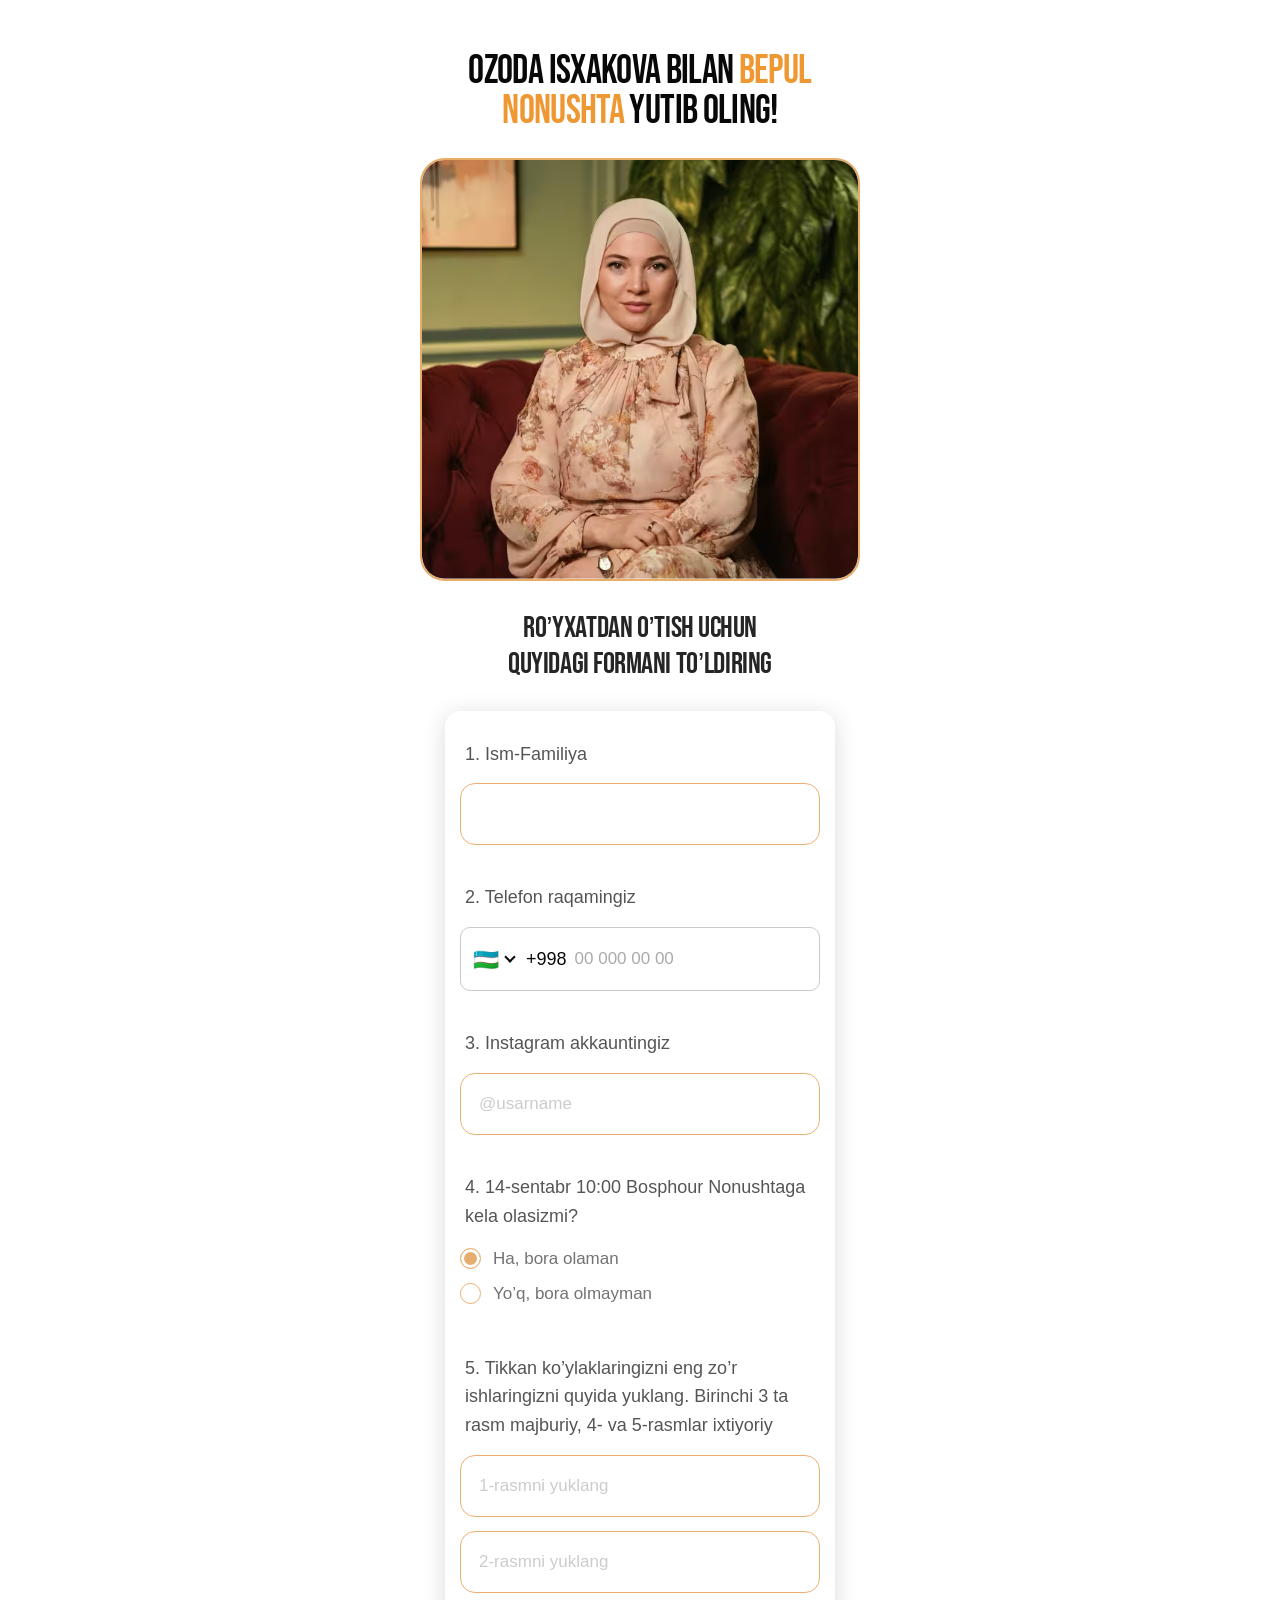
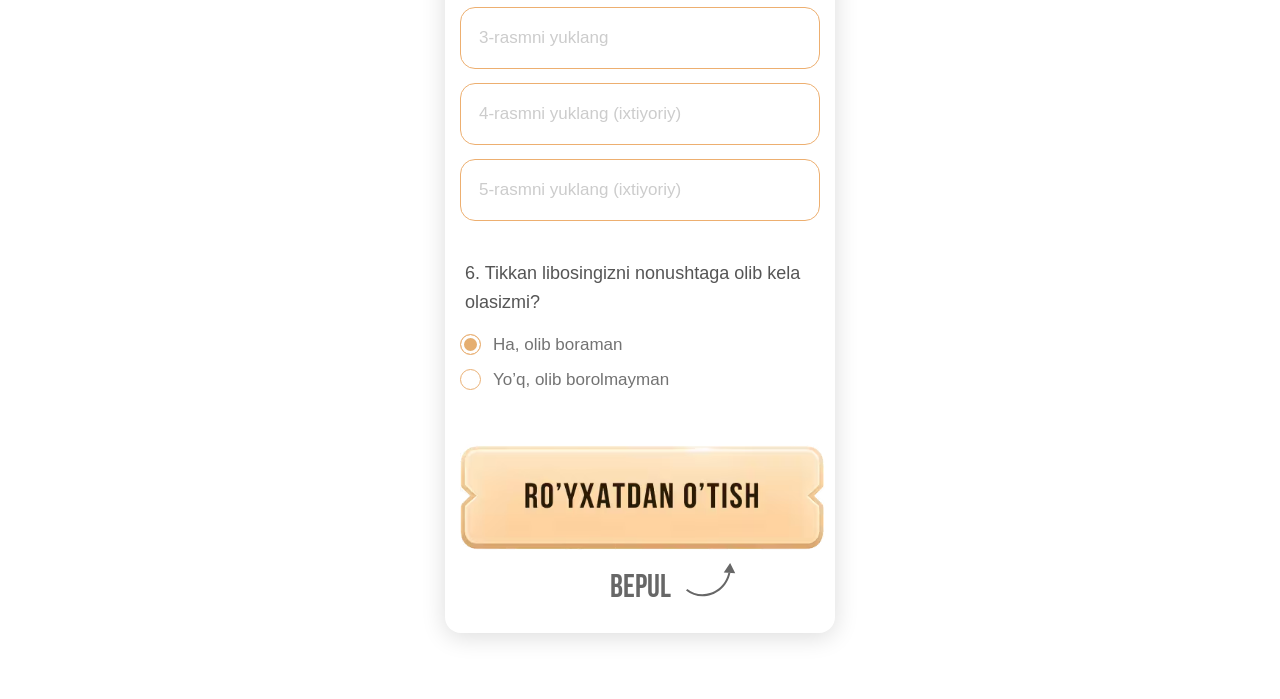
<file: index.html>
<!DOCTYPE html>
<html lang="uz">

<head>
    <meta charset="UTF-8">
    <meta name="viewport" content="width=device-width, initial-scale=1.0">
    <meta name="theme-color" content="#ffffff">
    <title>Ozoda Isxakova</title>
    <link rel="preload" as="style" href="./css/main.css" onload="this.onload=null;this.rel='stylesheet'">
    <noscript>
        <link rel="stylesheet" href="./css/main.css">
    </noscript>
    <script src="js/country-picker.js" defer></script>
</head>

<body>
    <main class="registration">
        <h1 class="registration__title">Ozoda Isxakova bilan <span class="registration__accent">BEPUL<br>
                NONUSHTA</span> yutib oling!</h1>
        <img class="registration__speaker" src="images/speaker.avif" width="390" height="375" alt="Ozoda Isxakova"
            loading="lazy" decoding="async">
        <h2 class="registration__heading">Ro’yxatdan o’tish uchun<br> quyidagi formani to’ldiring</h2>
        <form class="entry-form" id="entry-form">
            <div class="entry-form__field">
                <label class="entry-form__label" for="full-name">1. Ism-Familiya</label>
                <input class="entry-form__input" id="full-name" name="fullName" autocomplete="name" minlength="3"
                    maxlength="100" required>
            </div>
            <div class="entry-form__field">
                <label class="entry-form__label" for="phone">2. Telefon raqamingiz</label>
                <div class="entry-form__phone">
                    <button class="entry-form__country-toggle" type="button" aria-label="Davlat tanlash" aria-expanded="false" aria-controls="country-menu">
                        <span class="entry-form__country-flag" aria-hidden="true">🇺🇿</span>
                        <span class="entry-form__country-chevron" aria-hidden="true"></span>
                    </button>
                    <span class="entry-form__dial-code">+998</span>
                    <div class="entry-form__country-menu" id="country-menu" aria-label="Davlatlar" hidden></div>
                    <select hidden class="entry-form__country" name="phoneCountry" aria-label="Telefon davlat kodi" required>
                        <option value="UZ">O‘zbekiston (+998)</option>
                        <option value="KZ">Qozog‘iston (+7)</option>
                        <option value="KG">Qirg‘iziston (+996)</option>
                        <option value="TJ">Tojikiston (+992)</option>
                        <option value="TM">Turkmaniston (+993)</option>
                        <option value="AF">Afg‘oniston (+93)</option>
                        <option value="RU">Rossiya (+7)</option>
                        <option value="CN">Xitoy (+86)</option>
                        <option value="PK">Pokiston (+92)</option>
                        <option value="IR">Eron (+98)</option>
                        <option value="AZ">Ozarbayjon (+994)</option>
                        <option value="AM">Armaniston (+374)</option>
                        <option value="GE">Gruziya (+995)</option>
                        <option value="TR">Turkiya (+90)</option>
                        <option value="IN">Hindiston (+91)</option>
                    </select>
                    <input class="entry-form__input entry-form__input--phone" id="phone" name="phone" type="tel" inputmode="tel" autocomplete="tel-national" placeholder="90 123 45 67" maxlength="30" required>
                </div>
            </div>
            <div class="entry-form__field">
                <label class="entry-form__label" for="instagram">3. Instagram akkauntingiz</label>
                <input class="entry-form__input" id="instagram" name="instagram" placeholder="@usarname"
                    autocapitalize="none" spellcheck="false" maxlength="31" pattern="@?[A-Za-z0-9._]{1,30}" required>
            </div>
            <fieldset class="entry-form__field entry-form__field--choice">
                <legend class="entry-form__label">4. 14-sentabr 10:00 Bosphour Nonushtaga kela olasizmi?</legend>
                <label class="entry-form__choice"><input class="entry-form__radio" type="radio" name="attendance"
                        value="Ha, bora olaman" required checked>Ha, bora olaman</label>
                <label class="entry-form__choice"><input class="entry-form__radio" type="radio" name="attendance"
                        value="Yo‘q, bora olmayman" required>Yo’q, bora olmayman</label>
            </fieldset>
            <fieldset class="entry-form__field entry-form__field--uploads">
                <legend class="entry-form__label">5. Tikkan ko’ylaklaringizni eng zo’r ishlaringizni quyida yuklang. Birinchi 3 ta rasm majburiy, 4- va 5-rasmlar ixtiyoriy
                </legend>
                <div class="entry-form__uploads">
                    <label class="entry-form__upload"><span class="entry-form__filename">1-rasmni yuklang</span><input
                            class="entry-form__file" type="file" name="photo1" accept="image/jpeg,image/png,image/webp"
                            aria-label="1-rasmni yuklang" required></label>
                    <label class="entry-form__upload"><span class="entry-form__filename">2-rasmni yuklang</span><input
                            class="entry-form__file" type="file" name="photo2" accept="image/jpeg,image/png,image/webp"
                            aria-label="2-rasmni yuklang" required></label>
                    <label class="entry-form__upload"><span class="entry-form__filename">3-rasmni yuklang</span><input
                            class="entry-form__file" type="file" name="photo3" accept="image/jpeg,image/png,image/webp"
                            aria-label="3-rasmni yuklang" required></label>
                    <label class="entry-form__upload"><span class="entry-form__filename">4-rasmni yuklang (ixtiyoriy)</span><input
                            class="entry-form__file" type="file" name="photo4" accept="image/jpeg,image/png,image/webp"
                            aria-label="4-rasmni yuklang (ixtiyoriy)"></label>
                    <label class="entry-form__upload"><span class="entry-form__filename">5-rasmni yuklang (ixtiyoriy)</span><input
                            class="entry-form__file" type="file" name="photo5" accept="image/jpeg,image/png,image/webp"
                            aria-label="5-rasmni yuklang (ixtiyoriy)"></label>
                </div>
            </fieldset>
            <fieldset class="entry-form__field entry-form__field--last">
                <legend class="entry-form__label">6. Tikkan libosingizni nonushtaga olib kela olasizmi?</legend>
                <label class="entry-form__choice"><input class="entry-form__radio" type="radio" name="bringDress"
                        value="Ha, olib boraman" required checked>Ha, olib boraman</label>
                <label class="entry-form__choice"><input class="entry-form__radio" type="radio" name="bringDress"
                        value="Yo‘q, olib borolmayman" required>Yo’q, olib borolmayman</label>
            </fieldset>
            <button class="entry-form__submit" type="submit"><img class="entry-form__submit-image" src="images/btn.avif"
                    alt="Ro‘yxatdan o‘tish"></button>
            <div class="entry-form__free">BEPUL<img class="entry-form__arrow" src="images/arrow.svg" width="50"
                    height="34" alt=""></div>

        </form>
    </main>

    <script src="js/config.js" defer></script>
    <script src="js/main.js?v=20260908-fast2" defer></script>
    <dialog class="submission-modal" id="submission-modal" aria-labelledby="submission-title" aria-describedby="form-status">
        <div class="submission-modal__icon" aria-hidden="true"></div>
        <h2 class="submission-modal__title" id="submission-title" tabindex="-1">Yuborilmoqda...</h2>
        <p class="submission-modal__message" id="form-status" role="status" aria-live="polite"></p>
        <button class="submission-modal__close" type="button" hidden>Yopish</button>
    </dialog>

</body>

</html>
</file>
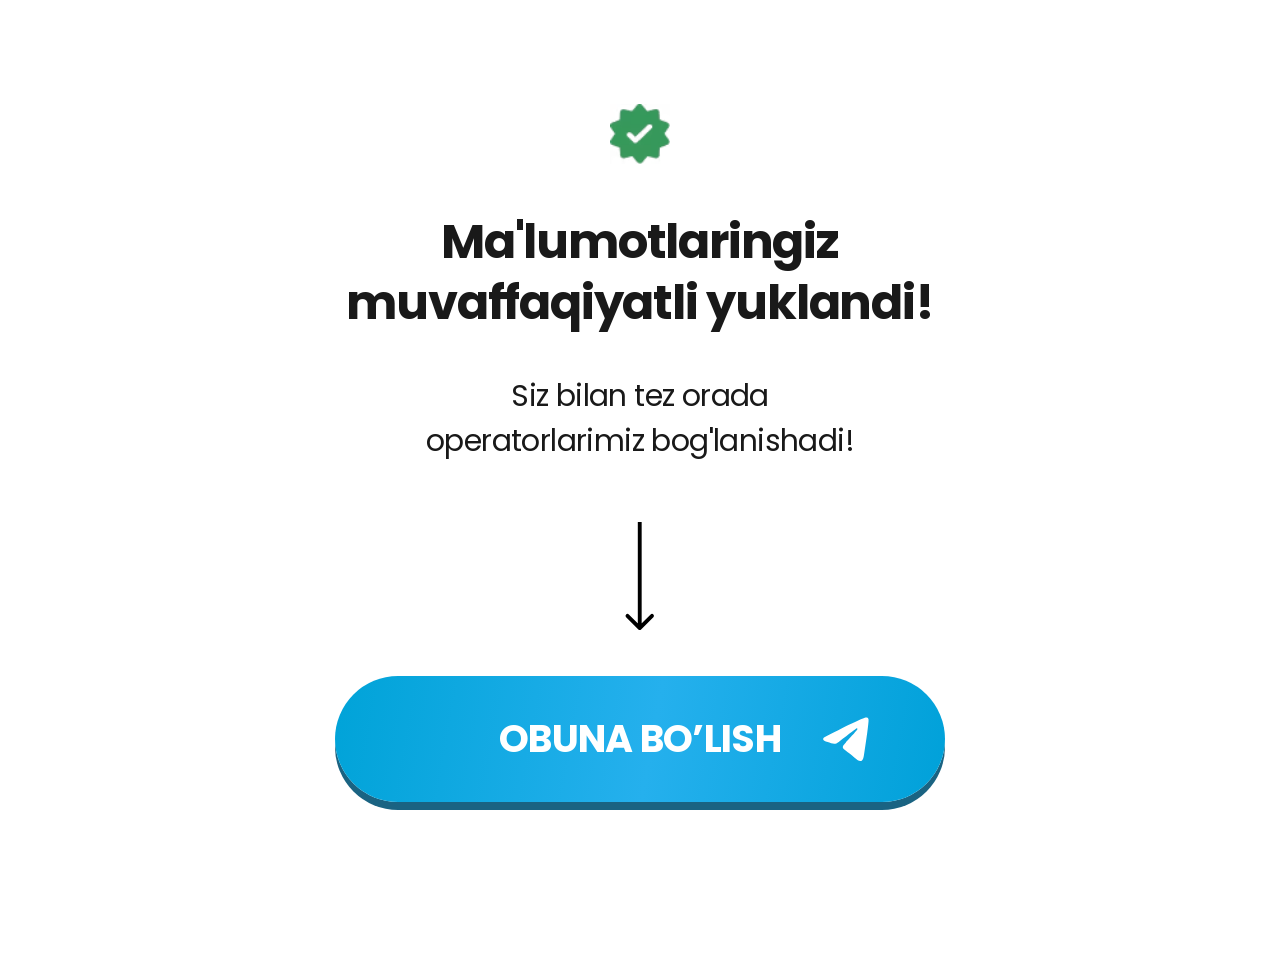
<file: thankYou.html>
<!DOCTYPE html>
<html lang="uz">
<head>
    <meta charset="UTF-8">
    <meta name="viewport" content="width=device-width, initial-scale=1.0">
    <meta name="theme-color" content="#ffffff">
    <title>Arizangiz qabul qilindi — Ozoda Isxakova</title>
    <link rel="preconnect" href="https://fonts.googleapis.com">
    <link rel="preconnect" href="https://fonts.gstatic.com" crossorigin>
    <link href="https://fonts.googleapis.com/css2?family=Poppins:wght@400;700&display=swap" rel="stylesheet">
    <link rel="stylesheet" href="css/main.css">
</head>
<body class="thank-you-page">
    <main class="thank-you">
        <img class="thank-you__tick" src="images/tick.avif" alt="Muvaffaqiyatli" width="60" height="68">
        <h1 class="thank-you__title">Ma'lumotlaringiz<br> muvaffaqiyatli yuklandi!</h1>
        <p class="thank-you__description">Siz bilan tez orada<br> operatorlarimiz bog'lanishadi!</p>
        <svg class="thank-you__arrow" width="15" height="56" viewBox="0 0 15 56" fill="none" xmlns="http://www.w3.org/2000/svg" aria-hidden="true">
            <path d="M6.65691 55.7071C7.04743 56.0976 7.6806 56.0976 8.07112 55.7071L14.4351 49.3431C14.8256 48.9526 14.8256 48.3195 14.4351 47.9289C14.0446 47.5384 13.4114 47.5384 13.0209 47.9289L7.36402 53.5858L1.70716 47.9289C1.31664 47.5384 0.683472 47.5384 0.292948 47.9289C-0.0975764 48.3195 -0.0975764 48.9526 0.292948 49.3431L6.65691 55.7071ZM7.36401 0L6.36401 4.37114e-08L6.36402 55L7.36402 55L8.36402 55L8.36401 -4.37114e-08L7.36401 0Z" fill="black"/>
        </svg>
        <a class="thank-you__subscribe" href="https://t.me/+HF3QrCALCj9lNTUy">
            <span class="thank-you__subscribe-label">OBUNA BO’LISH</span>
            <svg class="thank-you__telegram" width="26" height="26" viewBox="0 0 26 26" fill="none" xmlns="http://www.w3.org/2000/svg" aria-hidden="true">
                <path d="M2.84637 11.4885C9.45489 8.15552 13.8605 5.95815 16.0634 4.89638C22.3602 1.86482 23.6671 1.33831 24.5207 1.32047C24.7083 1.31698 25.1262 1.3707 25.3989 1.62595C25.6255 1.84125 25.6893 2.13238 25.7212 2.33679C25.7495 2.54101 25.7885 3.00642 25.7566 3.36973C25.4166 7.51952 23.9398 17.5897 23.1889 22.2377C22.8738 24.2044 22.2469 24.8637 21.6414 24.9281C20.3239 25.0683 19.3252 23.921 18.0502 22.9537C16.0563 21.4393 14.9301 20.497 12.9929 19.0196C10.7546 17.3121 12.2067 16.3735 13.4816 14.8399C13.8146 14.4384 19.6156 8.3306 19.7253 7.77662C19.7395 7.70732 19.7536 7.44899 19.6191 7.31285C19.488 7.17629 19.2933 7.22305 19.1517 7.25995C18.9498 7.31244 15.7659 9.75146 9.58947 14.5766C8.68639 15.2958 7.86829 15.6465 7.13164 15.628C6.32418 15.6079 4.7659 15.0982 3.60781 14.6627C2.19119 14.1284 1.06144 13.8459 1.16061 12.9384C1.21019 12.466 1.77329 11.9826 2.84637 11.4885Z" fill="white"/>
            </svg>
        </a>
    </main>
</body>
</html>
</file>
<file: css/main.css>
* { box-sizing: border-box } @font-face { font-family: Bebas Neue; src: url(/font/BebasNeue-Regular.subset-AZa-z-0-9-punct-percent.woff2); font-display: swap; } body { margin: 0; background: #fff; color: #555; font-family: 'Poppins', Arial, sans-serif; font-size: 17px; font-weight: 400 } .registration { width: 100%; max-width: 440px; margin: 0 auto; padding-top: 24px; padding-bottom: 66px; } .registration__title { text-align: center; font-family: 'Bebas Neue', sans-serif; font-size: clamp(33px, 9.6vw, 40px); font-weight: 400; line-height: 1; text-transform: uppercase; color: #080808; letter-spacing: -.65px } .registration__accent { color: #ee9834 } .registration__speaker { display: block; width: 100%; height: auto; aspect-ratio: 390/375; object-fit: cover; border: 2px solid #e7ad69; border-radius: 25px } .registration__heading { font-family: 'Bebas Neue', sans-serif; font-weight: 400; font-size: 30px; line-height: 1.2; text-align: center; text-transform: uppercase; color: #252525; margin: 29px -8px 29px; letter-spacing: -.45px } .entry-form { max-width: 390px; width: 100%; margin: 0 auto; padding: 29px 15px 24px; border-radius: 16px; box-shadow: 0 4px 25px #00000024 } .entry-form__field { border: 0; padding: 0; margin: 0 0 38px; min-width: 0 } .entry-form__label { display: block; margin: 0 5px 15px; line-height: 1.6; font-size: clamp(15px, 5vw, 18px); padding: 0 } .entry-form__input { width: 100%; height: 62px; border: 1px solid #edaf70; border-radius: 15px; padding: 0 18px; color: #555; background: #fff; font: inherit; outline: none } .entry-form__input::placeholder { color: #ccc; opacity: 1 } .entry-form__input:focus, .entry-form__upload:focus-within { outline: 2px solid #d99545; outline-offset: 3px } .entry-form__choice { display: flex; align-items: center; gap: 12px; line-height: 1.5; margin-bottom: 10px; color: #737373 } .entry-form__radio { appearance: none; flex: 0 0 21px; width: 21px; height: 21px; margin: 0; border: 1px solid #eab074; border-radius: 50%; background: #fff; cursor: pointer } .entry-form__radio:checked { background: #e5ae70; box-shadow: inset 0 0 0 3px #fff } .entry-form__field--choice { margin-bottom: 37px } .entry-form__uploads { display: grid; gap: 14px } .entry-form__upload { position: relative; display: flex; align-items: center; min-height: 62px; padding: 14px 18px; border: 1px solid #edaf70; border-radius: 15px; overflow: hidden; cursor: pointer; color: #ccc } .entry-form__file { position: absolute; inset: 0; opacity: 0; width: 100%; height: 100%; cursor: pointer } .entry-form__filename { overflow: hidden; text-overflow: ellipsis; white-space: nowrap; max-width: 100% } .entry-form__upload--selected { color: #647348; background: #fafbf6 } .entry-form__field--uploads { margin-bottom: 38px } .entry-form__field--last { margin-bottom: 41px } .entry-form__submit { display: block; width: calc(100% - -5px); margin: 0 auto; padding: 0; border: 0; background: transparent; cursor: pointer } .entry-form__submit-image { display: block; width: 100%; height: auto } .entry-form__submit:disabled { opacity: .6; cursor: wait } .entry-form__free { display: flex; align-items: center; justify-content: center; position: relative; margin-top: 14px; font: 400 32px/1.3 'Bebas Neue', sans-serif; color: #676767 } .entry-form__arrow { position: absolute; left: calc(50% + 46px); bottom: 12px } .entry-form__status { font-size: 14px; line-height: 1.6; margin: 18px 5px 0; overflow-wrap: anywhere } .entry-form__status--error { color: #b32e25 } .entry-form__status--success { color: #32733c } @media(max-width:500px) { .registration { padding: 32px 18px 45px } .entry-form { padding-inline: 13px } } /* Thank-you sahifasi: maketdagi oq panel kengligi 714px. */ .thank-you-page { color: #191919; } .thank-you { width: 100%; max-width: 714px; min-height: 100svh; margin: 0 auto; padding: 100px 52px 176px; background: #fff; text-align: center; font-family: 'Poppins', Arial, sans-serif; } .thank-you__tick { display: block; width: 60px; height: 68px; object-fit: contain; margin: 0 auto 44px; } .thank-you__title { margin: 0; font-size: 48px; font-weight: 700; line-height: 1.27; letter-spacing: -1.2px; } .thank-you__description { margin: 40px -10px 0; font-size: 30px; line-height: 1.5; letter-spacing: -.6px; } .thank-you__arrow { display: block; width: 30px; height: 108px; margin: 58px auto 46px; } .thank-you__subscribe { position: relative; display: flex; align-items: center; justify-content: center; width: 100%; min-height: 126px; border-radius: 100px; background: linear-gradient(100deg, #00a3d8, #25b0ed 52%, #00a1d9); box-shadow: 0 8px 0 #1a6382; color: #fff; text-decoration: none; font-size: 38px; font-weight: 700; line-height: 1.2; letter-spacing: -.7px; } .thank-you__subscribe[href] { cursor: pointer; } .thank-you__subscribe:focus-visible { outline: 3px solid #1a6382; outline-offset: 12px; } .thank-you__telegram { position: absolute; right: 76px; width: 48px; height: 48px; } @media (max-width: 713px) { .thank-you { padding: 14vw 7.3vw 24.6vw; } .thank-you__tick { width: 8.4vw; height: 9.5vw; margin-bottom: 6.2vw; } .thank-you__title { font-size: 6.72vw; letter-spacing: -.168vw; } .thank-you__description { margin-top: 5.6vw; font-size: 4.2vw; letter-spacing: -.084vw; } .thank-you__arrow { width: 4.2vw; height: 15.1vw; margin: 8.1vw auto 6.45vw; } .thank-you__subscribe { min-height: 17.65vw; font-size: 5.32vw; letter-spacing: -.098vw; box-shadow: 0 1.12vw 0 #1a6382; } .thank-you__telegram { right: 10.64vw; width: 6.72vw; height: 6.72vw; } } .entry-form__phone { position: relative; display: flex; align-items: center; gap: 8px; border: 1px solid #c9c9c9; border-radius: 10px; background: #fff; padding: 0 12px; color: #080808; } .entry-form__phone:focus-within { border-color: #d99545; } .entry-form__country[hidden], .entry-form__country-menu[hidden] { display: none; } .entry-form__country-toggle { display: flex; align-items: center; gap: 7px; flex-shrink: 0; padding: 12px 4px 12px 0; background: none; border: 0; color: inherit; cursor: pointer; font: inherit; } .entry-form__country-flag { font-size: 21px; line-height: 1; } .entry-form__country-chevron { width: 8px; height: 8px; border-right: 2px solid currentColor; border-bottom: 2px solid currentColor; transform: translateY(-2px) rotate(45deg); } .entry-form__country-toggle[aria-expanded="true"] .entry-form__country-chevron { transform: translateY(2px) rotate(225deg); } .entry-form__dial-code { flex-shrink: 0; font-size: 18px; font-weight: 500; } .entry-form__input--phone { flex: 1; width: 0; min-width: 0; height: 62px; padding: 0; border: 0; border-radius: 0 10px 10px 0; color: #080808; } .entry-form__input--phone:focus { outline: none; } .entry-form__input--phone::placeholder { color: #aaa; } .entry-form__country-menu { position: absolute; z-index: 10; top: calc(100% + 6px); left: 0; right: 0; max-height: 260px; overflow-y: auto; overscroll-behavior: contain; border: 1px solid #c9c9c9; border-radius: 10px; background: #fff; box-shadow: 0 8px 20px #00000015; } .entry-form__country-option { display: flex; align-items: center; gap: 12px; width: 100%; padding: 13px 12px; border: 0; background: #fff; color: #080808; text-align: left; font: inherit; font-size: 15px; cursor: pointer; } .entry-form__country-option[aria-pressed="true"], .entry-form__country-option:hover, .entry-form__country-option:focus-visible { background: #e5f0fa; } .entry-form__country-name { flex: 1; } .entry-form__country-option-code { white-space: nowrap; } .entry-form__country-toggle:focus-visible, .entry-form__country-option:focus-visible { outline: 2px solid #d99545; outline-offset: -2px; } .entry-form__country-toggle:disabled { cursor: wait; opacity: .6; } .submission-modal-open { overflow: hidden; } .submission-modal { width: min(360px, calc(100% - 40px)); max-height: calc(100svh - 48px); margin: auto; padding: 32px 24px; border: 0; border-radius: 22px; background: #fff; color: #333; box-shadow: 0 16px 60px #0003; text-align: center; font-family: 'Poppins', Arial, sans-serif; } .submission-modal::backdrop { background: #0008; backdrop-filter: blur(3px); } .submission-modal__icon { width: 52px; height: 52px; margin: 0 auto 22px; border: 4px solid #e5f5e9; border-top-color: #309957; border-radius: 50%; animation: submission-spin .8s linear infinite; } .submission-modal__title { margin: 0 0 12px; font-size: 21px; line-height: 1.4; } .submission-modal__message { margin: 0; font-size: 15px; line-height: 1.7; overflow-wrap: anywhere; } .submission-modal__close { width: 100%; margin-top: 22px; padding: 12px; border: 0; border-radius: 12px; background: #fbe2bd; color: #382810; font: inherit; cursor: pointer; } .submission-modal__close[hidden] { display: none; } .submission-modal[data-state="success"] .submission-modal__icon, .submission-modal[data-state="error"] .submission-modal__icon { display: grid; place-items: center; border: 0; animation: none; font-size: 30px; font-weight: 700; } .submission-modal[data-state="success"] .submission-modal__icon { background: #e5f5e9; color: #309957; } .submission-modal[data-state="success"] .submission-modal__icon::after { content: '✓'; } .submission-modal[data-state="error"] .submission-modal__icon { background: #fdeae6; color: #b32e25; } .submission-modal[data-state="error"] .submission-modal__icon::after { content: '!'; } @keyframes submission-spin { to { transform: rotate(360deg); } } @media (prefers-reduced-motion: reduce) { .submission-modal__icon { animation: none; } }
</file>
